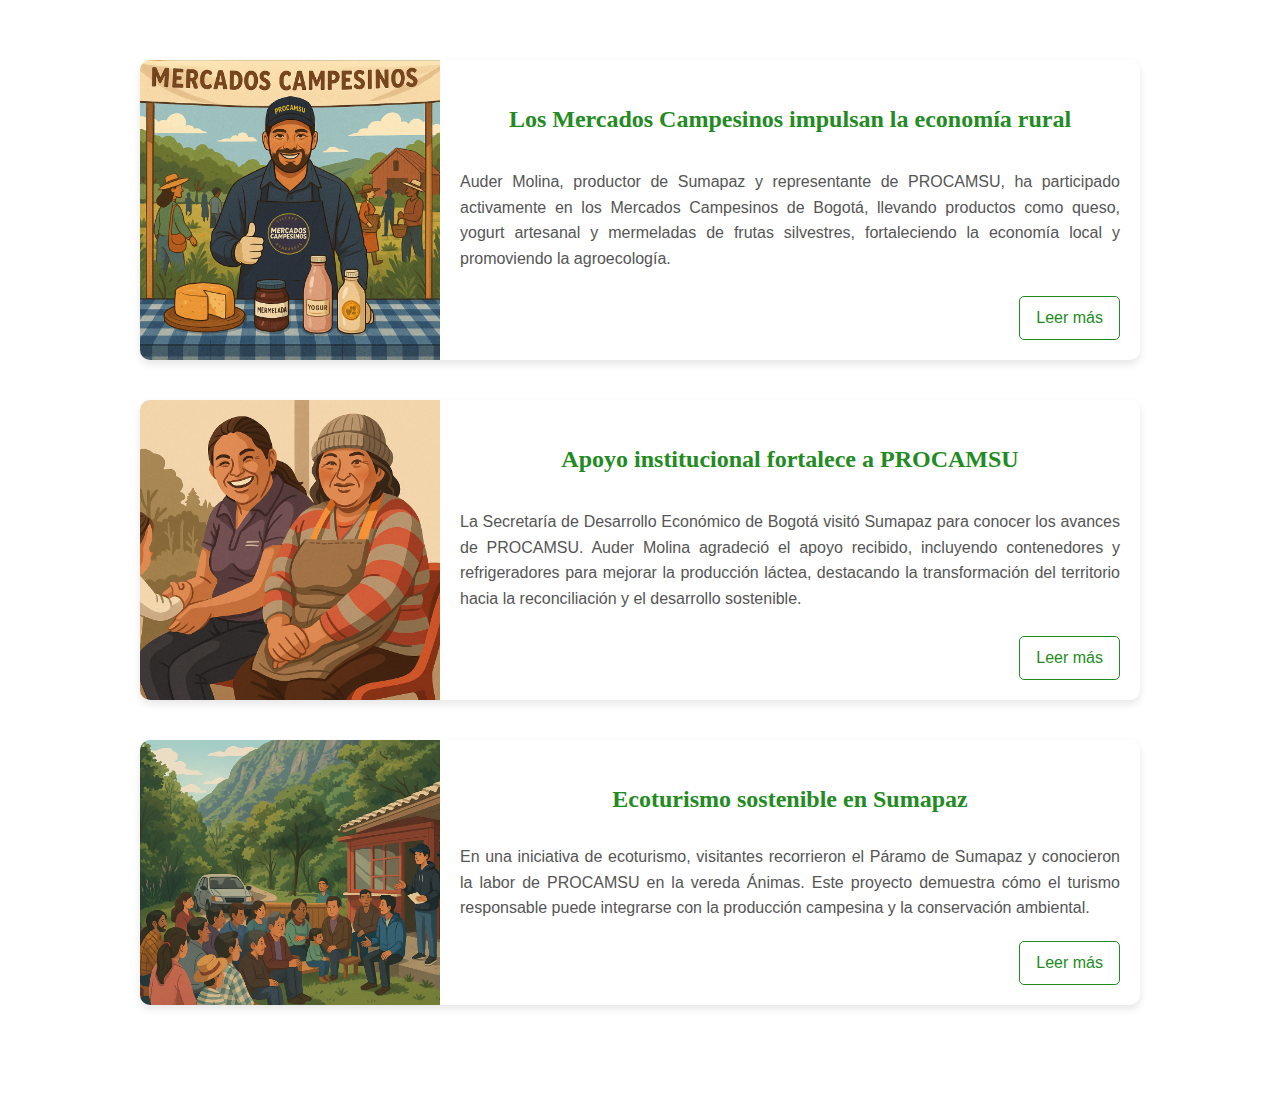
<file: html/blog.html>
<!DOCTYPE html>
<html lang="es">
<head>
    <meta charset="UTF-8">
    <meta name="viewport" content="width=device-width, initial-scale=1.0">
    <title>Noticias PROCAMSU</title>
    <link rel="icon" href="../img/icon.png" type="image/x-icon">
    <link rel="stylesheet" href="../css/blog-style.css">
    <script src="../javascript/navbar.js" defer></script>
    <script src="../javascript/utils.js" defer></script>
    <script src="../javascript/components.js" defer></script>
</head>
<body>
    <div class="blog-container">
        <div class="blog-post">
            <img src="..\img\noticia1.png" alt="Auder Molina en Mercados Campesinos">
            <div class="blog-content">
                <h2>Los Mercados Campesinos impulsan la economía rural</h2>
                <p>
                    Auder Molina, productor de Sumapaz y representante de PROCAMSU, ha participado activamente en los Mercados Campesinos de Bogotá, llevando productos como queso, yogurt artesanal y mermeladas de frutas silvestres, fortaleciendo la economía local y promoviendo la agroecología.
                </p>
                <a href="https://bogota.gov.co/mi-ciudad/desarrollo-economico/productores-beneficiarios-de-los-mercados-campesinos-de-bogota-2023" target="_blank" class="read-more">Leer más</a>
            </div>
        </div>

        <div class="blog-post">
            <img src="..\img\noticia2.png" alt="Visita de la Secretaría de Desarrollo a PROCAMSU">
            <div class="blog-content">
                <h2>Apoyo institucional fortalece a PROCAMSU</h2>
                <p>
                    La Secretaría de Desarrollo Económico de Bogotá visitó Sumapaz para conocer los avances de PROCAMSU. Auder Molina agradeció el apoyo recibido, incluyendo contenedores y refrigeradores para mejorar la producción láctea, destacando la transformación del territorio hacia la reconciliación y el desarrollo sostenible.
                </p>
                <a href="https://desarrolloeconomico.gov.co/secretaria-de-desarrollo-visito-emprendimientos-rurales-en-sumapaz/" target="_blank" class="read-more">Leer más</a>
            </div>
        </div>

        <div class="blog-post">
            <img src="..\img\noticia3.png" alt="Ecoturismo en el Páramo de Sumapaz">
            <div class="blog-content">
                <h2>Ecoturismo sostenible en Sumapaz</h2>
                <p>
                    En una iniciativa de ecoturismo, visitantes recorrieron el Páramo de Sumapaz y conocieron la labor de PROCAMSU en la vereda Ánimas. Este proyecto demuestra cómo el turismo responsable puede integrarse con la producción campesina y la conservación ambiental.
                </p>
                <a href="https://www.usme.com.co/visita-al-paramo-de-sumapaz-ecoturismo-sostenible/" target="_blank" class="read-more">Leer más</a>
            </div>
        </div>
    </div>
</body>
</html>
</file>
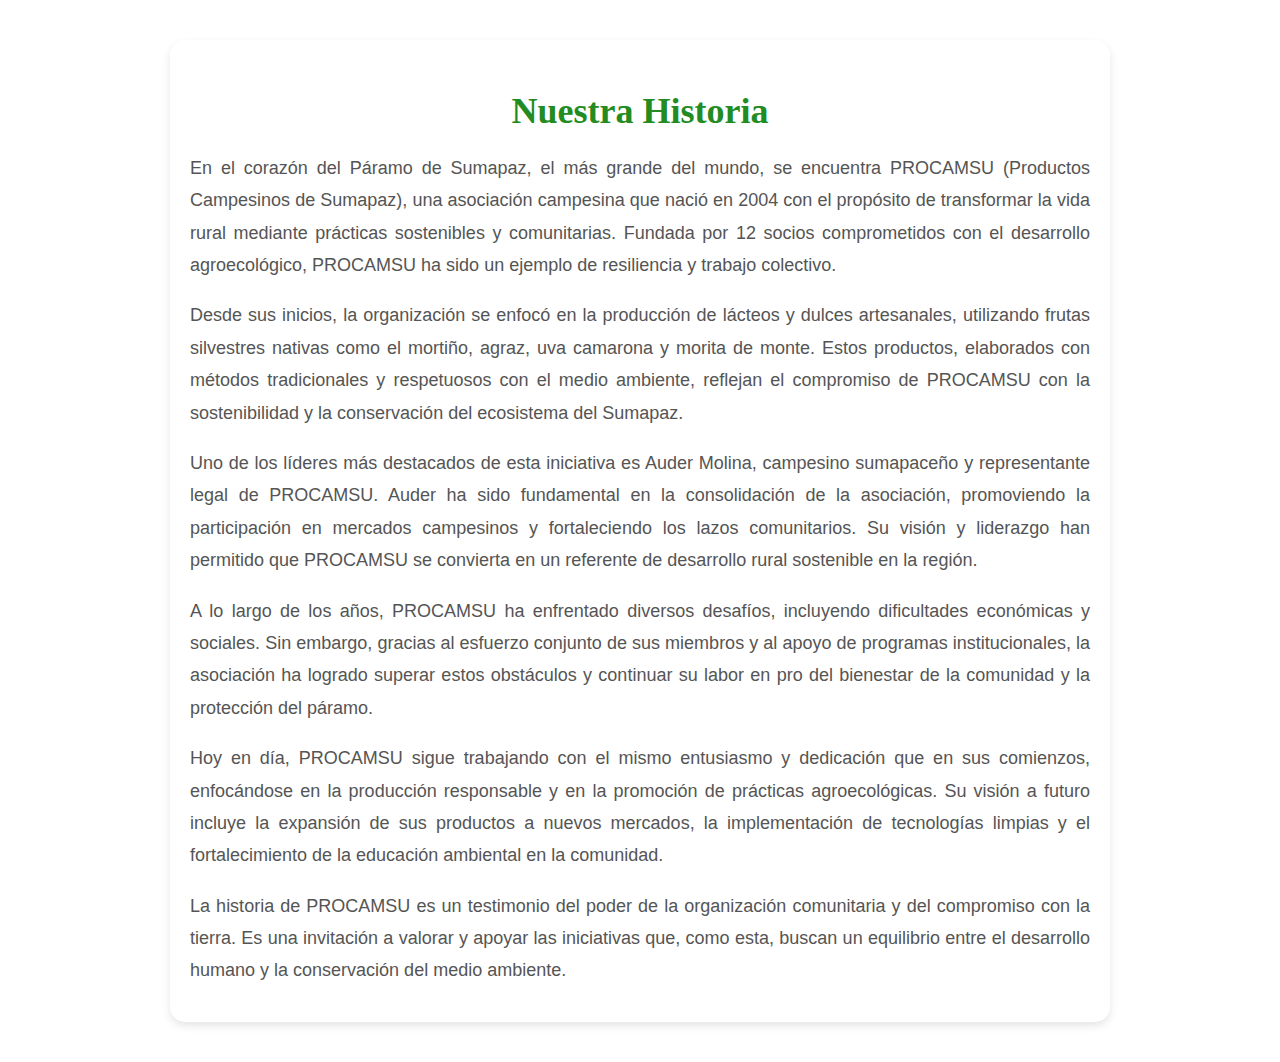
<file: html/history.html>
<!DOCTYPE html>
<html lang="en">
<head>
    <meta charset="UTF-8">
    <meta name="viewport" content="width=device-width, initial-scale=1.0">
    <title>History</title>
    <link rel="icon" href="..\img\icon.png" type="image/x-icon">
    <link id="history" rel="stylesheet" href="../css/history-styles.css">
    <script src="../javascript/utils.js" defer></script>
    <script src="../javascript/components.js" defer></script>
</head>
<body>

    <section class="history-section">
        <h2>Nuestra Historia</h2>
        <p>
            En el corazón del Páramo de Sumapaz, el más grande del mundo, se encuentra PROCAMSU (Productos Campesinos de Sumapaz), una asociación campesina que nació en 2004 con el propósito de transformar la vida rural mediante prácticas sostenibles y comunitarias. Fundada por 12 socios comprometidos con el desarrollo agroecológico, PROCAMSU ha sido un ejemplo de resiliencia y trabajo colectivo.
        </p>
        <p>
            Desde sus inicios, la organización se enfocó en la producción de lácteos y dulces artesanales, utilizando frutas silvestres nativas como el mortiño, agraz, uva camarona y morita de monte. Estos productos, elaborados con métodos tradicionales y respetuosos con el medio ambiente, reflejan el compromiso de PROCAMSU con la sostenibilidad y la conservación del ecosistema del Sumapaz.
        </p>
        <p>
            Uno de los líderes más destacados de esta iniciativa es Auder Molina, campesino sumapaceño y representante legal de PROCAMSU. Auder ha sido fundamental en la consolidación de la asociación, promoviendo la participación en mercados campesinos y fortaleciendo los lazos comunitarios. Su visión y liderazgo han permitido que PROCAMSU se convierta en un referente de desarrollo rural sostenible en la región.
        </p>
        <p>
            A lo largo de los años, PROCAMSU ha enfrentado diversos desafíos, incluyendo dificultades económicas y sociales. Sin embargo, gracias al esfuerzo conjunto de sus miembros y al apoyo de programas institucionales, la asociación ha logrado superar estos obstáculos y continuar su labor en pro del bienestar de la comunidad y la protección del páramo.
        </p>
        <p>
            Hoy en día, PROCAMSU sigue trabajando con el mismo entusiasmo y dedicación que en sus comienzos, enfocándose en la producción responsable y en la promoción de prácticas agroecológicas. Su visión a futuro incluye la expansión de sus productos a nuevos mercados, la implementación de tecnologías limpias y el fortalecimiento de la educación ambiental en la comunidad.
        </p>
        <p>
            La historia de PROCAMSU es un testimonio del poder de la organización comunitaria y del compromiso con la tierra. Es una invitación a valorar y apoyar las iniciativas que, como esta, buscan un equilibrio entre el desarrollo humano y la conservación del medio ambiente.
        </p>
    </section>

</body>
</html>
</file>
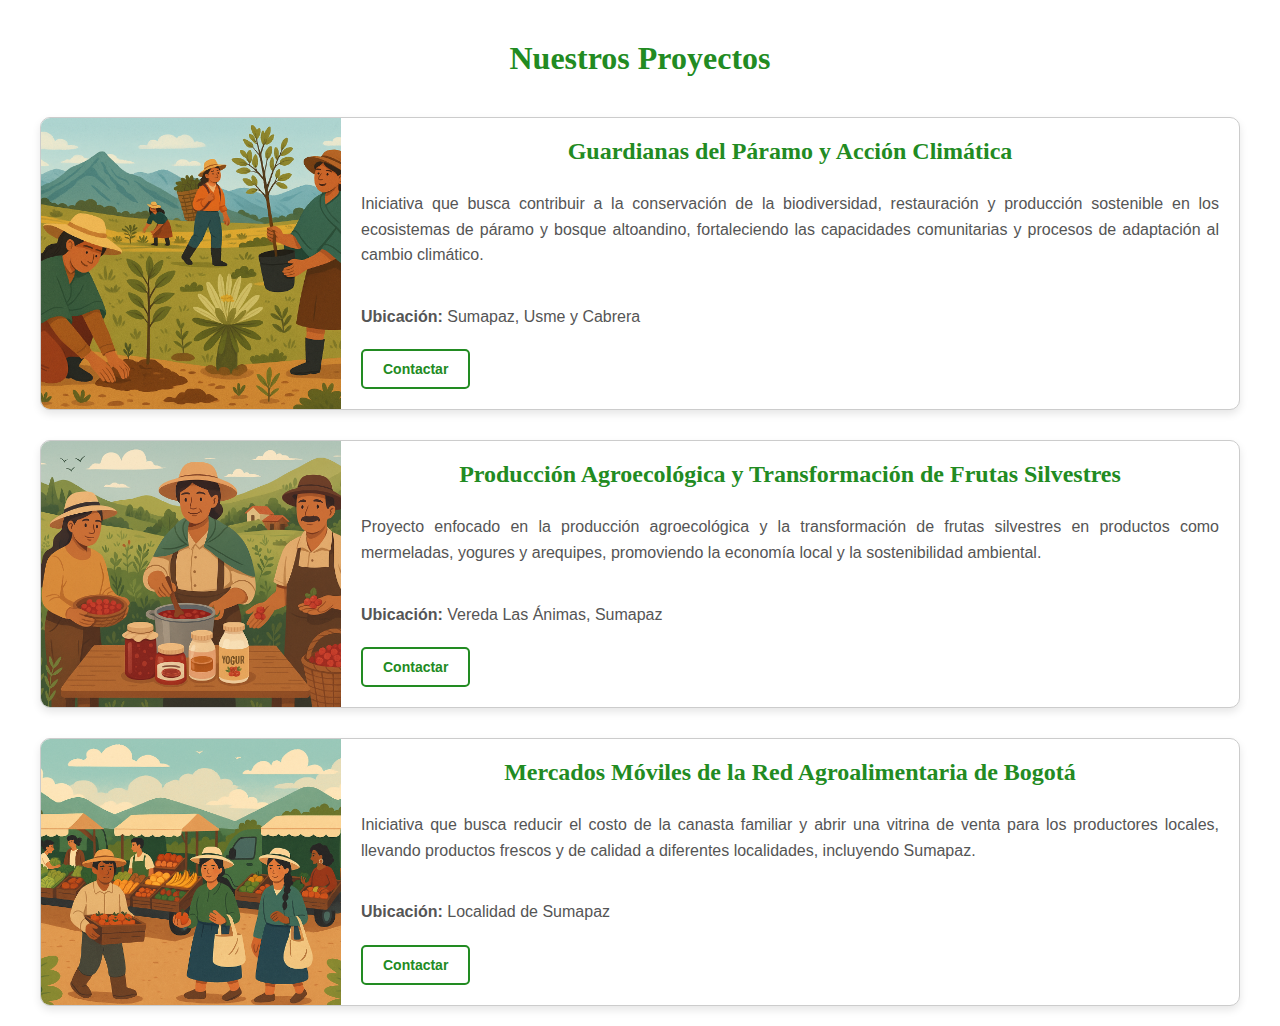
<file: html/shop.html>
<!DOCTYPE html>
<html lang="es">
<head>
    <meta charset="UTF-8">
    <meta name="viewport" content="width=device-width, initial-scale=1.0">
    <title>Proyectos - Fundación PROCAMSU</title>
    <link rel="icon" href="..\img\icon.png" type="image/x-icon">
    <link rel="stylesheet" href="../css/shop-styles.css">
    <script src="../javascript/navbar.js" defer></script>
    <script src="../javascript/utils.js" defer></script>
    <script src="../javascript/components.js" defer></script>
</head>
<body>
    <h1 class="shop-title">Nuestros Proyectos</h1>
    
    <div class="shop-container">

        <!-- Proyecto 1 -->
        <div class="project-card-horizontal">
            <img src="../img/proyecto1.png" alt="Guardianas del Páramo" class="project-image-horizontal">
            <div class="project-details">
                <h3>Guardianas del Páramo y Acción Climática</h3>
                <p>Iniciativa que busca contribuir a la conservación de la biodiversidad, restauración y producción sostenible en los ecosistemas de páramo y bosque altoandino, fortaleciendo las capacidades comunitarias y procesos de adaptación al cambio climático.</p>
                <p><strong>Ubicación:</strong> Sumapaz, Usme y Cabrera</p>
                <a href="https://api.whatsapp.com/send?phone=573114868733&text=Estoy%20interesado%20en%20el%20proyecto%20Guardianas%20del%20Páramo%20y%20Acción%20Climática" target="_blank">
                    <button class="contact-button">Contactar</button>
                </a>
            </div>
        </div>

        <!-- Proyecto 2 -->
        <div class="project-card-horizontal">
            <img src="../img/proyecto2.png" alt="Producción Agroecológica" class="project-image-horizontal">
            <div class="project-details">
                <h3>Producción Agroecológica y Transformación de Frutas Silvestres</h3>
                <p>Proyecto enfocado en la producción agroecológica y la transformación de frutas silvestres en productos como mermeladas, yogures y arequipes, promoviendo la economía local y la sostenibilidad ambiental.</p>
                <p><strong>Ubicación:</strong> Vereda Las Ánimas, Sumapaz</p>
                <a href="https://api.whatsapp.com/send?phone=573114868733&text=Estoy%20interesado%20en%20el%20proyecto%20Producción%20Agroecológica%20y%20Transformación%20de%20Frutas%20Silvestres" target="_blank">
                    <button class="contact-button">Contactar</button>
                </a>
            </div>
        </div>

        <!-- Proyecto 3 -->
        <div class="project-card-horizontal">
            <img src="../img/proyecto3.png" alt="Mercados Móviles" class="project-image-horizontal">
            <div class="project-details">
                <h3>Mercados Móviles de la Red Agroalimentaria de Bogotá</h3>
                <p>Iniciativa que busca reducir el costo de la canasta familiar y abrir una vitrina de venta para los productores locales, llevando productos frescos y de calidad a diferentes localidades, incluyendo Sumapaz.</p>
                <p><strong>Ubicación:</strong> Localidad de Sumapaz</p>
                <a href="https://api.whatsapp.com/send?phone=573114868733&text=Estoy%20interesado%20en%20el%20proyecto%20Mercados%20Móviles%20de%20la%20Red%20Agroalimentaria%20de%20Bogotá" target="_blank">
                    <button class="contact-button">Contactar</button>
                </a>
            </div>
        </div>

    </div>
</body>
</html>
</file>
<file: css/blog-style.css>
/* Estilos generales */
body {
    margin: 0;
    padding: 0;
    box-sizing: border-box;
    font-family: 'Montserrat', sans-serif;
    background-color: #ffffff;
    color: #333;
    line-height: 1.6;
}

/* Contenedor principal del blog */
.blog-container {
    max-width: 1000px;
    margin: 40px auto;
    padding: 20px;
}

/* Estilo para cada publicación del blog */
.blog-post {
    display: flex;
    flex-direction: row;
    background-color: #fff;
    margin-bottom: 40px;
    border-radius: 10px;
    box-shadow: 0 4px 8px rgba(0, 0, 0, 0.1);
    overflow: hidden;
}

/* Imagen de la publicación */
.blog-post img {
    width: 300px;
    height: auto;
    object-fit: cover;
}

/* Contenido de la publicación */
.blog-content {
    padding: 20px;
    flex: 1;
    display: flex;
    flex-direction: column;
    justify-content: space-between;
}

/* Título de la publicación */
.blog-content h2 {
    font-family: 'Playfair Display', serif;
    font-size: 24px;
    color: #228B22;
    margin-bottom: 10px;
    text-align: center;
}

/* Texto de la publicación */
.blog-content p {
    font-size: 16px;
    color: #555;
    text-align: justify;
    margin-bottom: 20px;
}

/* Botón de leer más */
.read-more {
    align-self: flex-end;
    text-decoration: none;
    color: #228B22;
    border: 1px solid #228B22;
    padding: 8px 16px;
    border-radius: 5px;
    transition: background-color 0.3s ease, color 0.3s ease;
}

.read-more:hover {
    background-color: #228B22;
    color: #fff;
}

/* Diseño responsivo */
@media (max-width: 768px) {
    .blog-post {
        flex-direction: column;
    }

    .blog-post img {
        width: 100%;
        height: auto;
    }

    .blog-content h2 {
        font-size: 20px;
    }

    .blog-content p {
        font-size: 14px;
    }
}
</file>
<file: css/history-styles.css>
body {
    margin: 0;
    padding: 0;
    box-sizing: border-box;
    font-family: 'Montserrat', sans-serif;
    background-color: #ffffff;
    color: #333;
}

.history-section {
    max-width: 900px;
    margin: 40px auto;
    padding: 20px;
    background-color: #fff;
    border-radius: 15px;
    box-shadow: 0 4px 8px rgba(0, 0, 0, 0.1);
}

.history-section h2 {
    font-family: 'Playfair Display', serif;
    font-size: 36px;
    color: #228B22;
    margin-bottom: 20px;
    text-align: center;
    font-weight: bold;
}

.history-section p {
    font-family: 'Montserrat', sans-serif;
    font-size: 18px;
    color: #555;
    line-height: 1.8;
    margin-bottom: 15px;
    text-align: justify;
}
</file>
<file: css/shop-styles.css>
/* Estilo global */
body {
    margin: 0;
    padding: 0;
    box-sizing: border-box;
    font-family: 'Montserrat', sans-serif;
    background-color: #ffffff;
    color: #333;
}

/* Título centrado y en negrita */
.shop-title {
    text-align: center;
    font-weight: bold;
    font-size: 32px;
    margin-top: 40px;
    margin-bottom: 20px;
    font-family: 'Playfair Display', serif;
    color: #228B22;
}

/* Contenedor principal */
.shop-container {
    max-width: 1200px;
    margin: 0 auto;
    padding: 20px;
    display: flex;
    flex-direction: column;
    gap: 30px;
}

/* Tarjeta horizontal */
.project-card-horizontal {
    display: flex;
    background-color: #ffffff;
    border: 1px solid #ccc;
    border-radius: 10px;
    box-shadow: 0 4px 8px rgba(0, 0, 0, 0.1);
    overflow: hidden;
    transition: transform 0.3s ease;
}

.project-card-horizontal:hover {
    transform: scale(1.02);
}

/* Imagen del proyecto */
.project-image-horizontal {
    width: 300px;
    height: auto;
    object-fit: cover;
    flex-shrink: 0;
}

/* Contenido de la tarjeta */
.project-details {
    padding: 20px;
    display: flex;
    flex-direction: column;
    justify-content: space-between;
    flex: 1;
}

/* Título del proyecto */
.project-details h3 {
    font-family: 'Playfair Display', serif;
    font-size: 24px;
    color: #228B22;
    margin: 0 0 10px 0;
    text-align: center;
}

/* Descripción del proyecto */
.project-details p {
    font-size: 16px;
    color: #555;
    text-align: justify;
    line-height: 1.6;
    margin-bottom: 20px;
}

/* Botón "Contactar" */
.contact-button {
    align-self: flex-end;
    background-color: transparent;
    color: #228B22;
    font-weight: bold;
    border: 2px solid #228B22;
    padding: 10px 20px;
    border-radius: 5px;
    font-family: 'Montserrat', sans-serif;
    font-size: 14px;
    cursor: pointer;
    transition: background-color 0.3s ease, color 0.3s ease;
}

.contact-button:hover {
    background-color: #228B22;
    color: #fff;
}

/* Responsive para pantallas pequeñas */
@media (max-width: 768px) {
    .project-card-horizontal {
        flex-direction: column;
        align-items: center;
    }

    .project-image-horizontal {
        width: 100%;
        height: auto;
    }

    .project-details {
        align-items: center;
        text-align: center;
    }

    .contact-button {
        align-self: center;
    }
}
</file>
